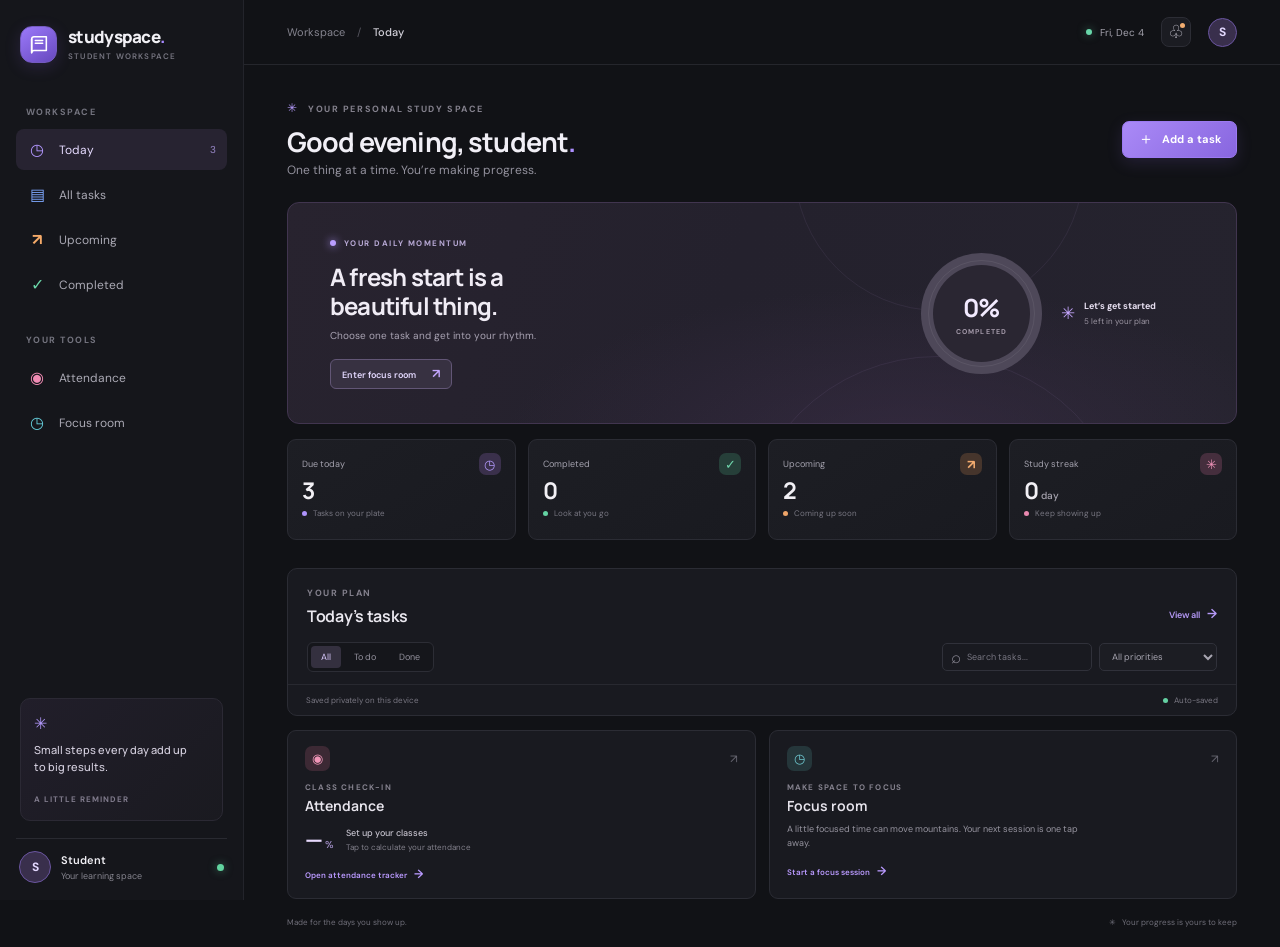
<file: index.html>
<!doctype html>
<html lang="en">
<head>
  <meta charset="utf-8">
  
  <meta name="viewport" content="width=device-width, initial-scale=1">
  <meta name="theme-color" content="#111216">
  <meta name="description" content="A calm, focused workspace for student tasks, attendance, revision and study time.">
  <title>Studyspace — your study day, in focus</title>
  <link rel="preconnect" href="https://fonts.googleapis.com">
  <link rel="preconnect" href="https://fonts.gstatic.com" crossorigin>
  <link href="https://fonts.googleapis.com/css2?family=DM+Sans:wght@400;500;600;700&family=Manrope:wght@400;500;600;700;800&display=swap" rel="stylesheet">
  <link rel="stylesheet" href="style.CSS">
</head>
<body>
    
  <div class="app-shell">
    <aside class="sidebar" id="sidebar">
      <a class="brand" href="#home" aria-label="Studyspace home">
        <span class="brand-mark"><svg viewBox="0 0 24 24" aria-hidden="true"><path d="M4 5.5A2.5 2.5 0 0 1 6.5 3H20v15H6.5A2.5 2.5 0 0 0 4 20.5z"/><path d="M4 5.5v15M8 7h8M8 10h8"/></svg></span>
        <span class="brand-name">studyspace<span>.</span><small>STUDENT WORKSPACE</small></span>
      </a>

      <div class="nav-label">WORKSPACE</div>
      <nav class="side-nav" aria-label="Main navigation">
        <button class="nav-item active" data-view="today"><span class="nav-icon violet">◷</span>Today<span class="nav-count" id="navTodayCount">0</span></button>
        <button class="nav-item" data-view="all"><span class="nav-icon blue">▤</span>All tasks</button>
        <button class="nav-item" data-view="upcoming"><span class="nav-icon orange">↗</span>Upcoming</button>
        <button class="nav-item" data-view="completed"><span class="nav-icon green">✓</span>Completed</button>
      </nav>

      <div class="nav-label tools-label">YOUR TOOLS</div>
      <nav class="side-nav" aria-label="Study tools">
        <button class="nav-item" data-view="attendance"><span class="nav-icon pink">◉</span>Attendance</button>
        <button class="nav-item" data-view="focus"><span class="nav-icon cyan">◷</span>Focus room</button>
      </nav>

      <div class="sidebar-spacer"></div>
      <div class="sidebar-quote">
        <span class="quote-stars">✳</span>
        <p>Small steps every day add up to big results.</p>
        <span class="quote-caption">A LITTLE REMINDER</span>
      </div>
      <div class="profile">
        <div class="avatar">S</div>
        <div class="profile-text"><strong>Student</strong><span>Your learning space</span></div>
        <span class="profile-dot" title="Saved on this device"></span>
      </div>
    </aside>

    <main class="main-area">
      <header class="topbar">
        <button class="mobile-menu" id="mobileMenu" aria-label="Toggle navigation" aria-expanded="false">☰</button>
        <div class="breadcrumb">Workspace <span>/</span> <strong id="breadcrumbPage">Today</strong></div>
        <div class="topbar-actions">
          <div class="live-date"><span class="live-dot"></span><span id="topDate">Today</span></div>
          <button class="icon-button notification-button" id="notificationButton" aria-label="Enable study reminders" title="Enable study reminders">♧<i></i></button>
          <button class="top-avatar" aria-label="Student profile">S</button>
        </div>
      </header>

      <div class="content">
        <section class="view-section" id="tasksView">
          <div class="welcome-row">
            <div>
              <div class="eyebrow"><span class="sparkle">✳</span> YOUR PERSONAL STUDY SPACE</div>
              <h1 id="greeting">Good day, student<span class="heading-period">.</span></h1>
              <p class="welcome-copy">One thing at a time. You’re making progress.</p>
            </div>
            <button class="primary-button" id="addTaskButton"><span class="plus">＋</span> Add a task</button>
          </div>

          <section class="hero-card" aria-label="Daily progress">
            <div class="hero-copy">
              <div class="hero-label"><span class="hero-label-dot"></span> YOUR DAILY MOMENTUM</div>
              <h2 id="heroHeadline">A fresh start is a<br>beautiful thing.</h2>
              <p id="heroDescription">Choose one task and get into your rhythm.</p>
              <button class="hero-button" id="heroFocusButton">Enter focus room <span>↗</span></button>
            </div>
            <div class="hero-progress">
              <div class="progress-orbit" id="progressOrbit">
                <div class="orbit-inner"><span class="orbit-value" id="progressPercent">0%</span><span class="orbit-caption">COMPLETED</span></div>
              </div>
              <div class="progress-note"><span class="progress-sparkle">✳</span><span><strong id="progressSummary">Let’s get started</strong><small id="progressSubtext">Your goals are waiting</small></span></div>
            </div>
            <div class="hero-decoration decor-one"></div><div class="hero-decoration decor-two"></div>
          </section>

          <section class="stats-grid" aria-label="Study statistics">
            <article class="stat-card"><div class="stat-top"><span>Due today</span><span class="stat-icon stat-violet">◷</span></div><div class="stat-number" id="statToday">0</div><div class="stat-foot"><span class="stat-dot dot-violet"></span>Tasks on your plate</div></article>
            <article class="stat-card"><div class="stat-top"><span>Completed</span><span class="stat-icon stat-green">✓</span></div><div class="stat-number" id="statCompleted">0</div><div class="stat-foot"><span class="stat-dot dot-green"></span>Look at you go</div></article>
            <article class="stat-card"><div class="stat-top"><span>Upcoming</span><span class="stat-icon stat-orange">↗</span></div><div class="stat-number" id="statUpcoming">0</div><div class="stat-foot"><span class="stat-dot dot-orange"></span>Coming up soon</div></article>
            <article class="stat-card"><div class="stat-top"><span>Study streak</span><span class="stat-icon stat-pink">✳</span></div><div class="stat-number"><span id="statStreak">1</span><small class="streak-unit"> day</small></div><div class="stat-foot"><span class="stat-dot dot-pink"></span>Keep showing up</div></article>
          </section>

          <section class="task-panel">
            <div class="panel-heading">
              <div><div class="section-kicker">YOUR PLAN</div><h2 id="taskListHeading">Today’s tasks <span class="heading-count" id="taskHeadingCount">0</span></h2></div>
              <button class="text-button" id="viewAllButton">View all <span>→</span></button>
            </div>
            <div class="task-controls">
              <div class="filter-tabs" role="group" aria-label="Filter tasks">
                <button class="filter-tab selected" data-filter="all">All</button>
                <button class="filter-tab" data-filter="active">To do</button>
                <button class="filter-tab" data-filter="completed">Done</button>
              </div>
              <div class="task-control-right">
                <label class="search-box"><span>⌕</span><input id="taskSearch" type="search" placeholder="Search tasks..." aria-label="Search tasks"></label>
                <select class="priority-select" id="priorityFilter" aria-label="Filter by priority"><option value="all">All priorities</option><option value="high">High priority</option><option value="medium">Medium priority</option><option value="low">Low priority</option></select>
              </div>
            </div>
            <div class="task-list" id="taskList" aria-live="polite"></div>
            <div class="empty-state" id="emptyState" hidden><span class="empty-icon">✳</span><strong id="emptyTitle">Nothing on your list</strong><p id="emptyMessage">A clear list, a clear mind. Add your next task when you’re ready.</p><button class="text-button" id="emptyAddButton">Create a task <span>＋</span></button></div>
            <div class="task-footer"><span id="taskFooterText">Saved privately on this device</span><span class="save-indicator"><i></i> Auto-saved</span></div>
          </section>

          <section class="bottom-grid">
            <article class="mini-card attendance-mini">
              <div class="mini-card-heading"><span class="mini-icon mini-pink">◉</span><span class="mini-open" aria-hidden="true">↗</span></div>
              <div class="mini-overline">CLASS CHECK-IN</div><h3>Attendance</h3>
              <div class="attendance-mini-content"><div class="mini-attend-number" id="miniAttendancePercent">—<small>%</small></div><div class="mini-attend-copy"><strong id="miniAttendanceClasses">Set up your classes</strong><span>Tap to calculate your attendance</span></div></div>
              <button class="mini-link" data-view="attendance">Open attendance tracker <span>→</span></button>
            </article>
            <article class="mini-card focus-mini">
              <div class="mini-card-heading"><span class="mini-icon mini-cyan">◷</span><span class="mini-open" aria-hidden="true">↗</span></div>
              <div class="mini-overline">MAKE SPACE TO FOCUS</div><h3>Focus room</h3>
              <p class="focus-mini-copy">A little focused time can move mountains. Your next session is one tap away.</p>
              <button class="mini-link" data-view="focus">Start a focus session <span>→</span></button>
            </article>
          </section>
          <footer class="page-footer"><span>Made for the days you show up.</span><span>✳ &nbsp; Your progress is yours to keep</span></footer>
        </section>

        <section class="view-section secondary-view" id="attendanceView" hidden>
          <div class="welcome-row secondary-welcome"><div><div class="eyebrow"><span class="sparkle">✳</span> KEEP YOURSELF ON TRACK</div><h1>Your attendance<span class="heading-period">.</span></h1><p class="welcome-copy">Know where you stand, and how many classes you need to attend.</p></div></div>
          <div class="attendance-layout">
            <section class="attendance-card">
              <div class="section-kicker">ATTENDANCE CALCULATOR</div><h2>Class check-in</h2><p class="card-description">Add up classes held and attended to see your current percentage and plan ahead.</p>
              <form id="attendanceForm" class="attendance-form">
                <label>Subject name<input id="attendanceSubject" type="text" maxlength="50" placeholder="e.g. Big Data Analytics"></label>
                <div class="attendance-input-row"><label>Classes held<input id="classesHeld" type="number" min="0" step="1" value="0" required></label><label>Classes attended<input id="classesAttended" type="number" min="0" step="1" value="0" required></label></div>
                <label>Required attendance <span class="label-hint">Most colleges require 75%</span><div class="percentage-input"><input id="requiredPercent" type="number" min="1" max="100" step="1" value="75" required><span>%</span></div></label>
                <button class="primary-button attendance-submit" type="submit">Calculate attendance <span>→</span></button>
                <p class="form-error" id="attendanceError" role="alert" hidden></p>
              </form>
            </section>
            <section class="attendance-result" id="attendanceResult">
              <div class="result-orbit" id="attendanceOrbit"><div><strong id="attendancePercent">—%</strong><span>ATTENDANCE</span></div></div>
              <div class="result-subject" id="resultSubject">Your attendance snapshot</div>
              <div class="result-status" id="attendanceStatus">Enter your class totals to get started.</div>
              <div class="result-divider"></div>
              <div class="result-metrics"><div><span>Classes attended</span><strong id="resultAttended">—</strong></div><div><span>Classes missed</span><strong id="resultMissed">—</strong></div></div>
              <div class="result-advice" id="attendanceAdvice">We’ll show how many classes you need to attend to reach your target.</div>
              <div class="result-disclaimer">A planning estimate only. Always confirm requirements with your institution.</div>
            </section>
          </div>
          <div class="attendance-tip"><span class="tip-icon">✳</span><div><strong>Consistency beats cramming.</strong><p>Set a recurring task for each class and check it off when you attend. Your future self will thank you.</p></div><button class="text-button" id="attendanceAddTask">Add a class task <span>＋</span></button></div>
          <footer class="page-footer"><span>Made for the days you show up.</span><span>✳ &nbsp; Your progress is yours to keep</span></footer>
        </section>

        <section class="view-section secondary-view" id="focusView" hidden>
          <div class="welcome-row secondary-welcome"><div><div class="eyebrow"><span class="sparkle">✳</span> ONE THING AT A TIME</div><h1>Welcome to your<br>focus room<span class="heading-period">.</span></h1><p class="welcome-copy">Give yourself a little space to do your best work.</p></div></div>
          <div class="focus-layout">
            <section class="focus-card">
              <div class="focus-card-top"><span class="focus-live"><i></i> YOUR FOCUS SESSION</span><span class="focus-session-label" id="focusSessionLabel">POMODORO · 25 MIN</span></div>
              <div class="timer-wrap"><svg class="timer-svg" viewBox="0 0 260 260" aria-hidden="true"><circle class="timer-track" cx="130" cy="130" r="118"></circle><circle class="timer-progress" id="timerProgress" cx="130" cy="130" r="118"></circle></svg><div class="timer-face"><span id="timerMode">FOCUS TIME</span><strong id="timerDisplay">25:00</strong><small id="timerHint">You’ve got this.</small></div></div>
              <div class="timer-modes"><button class="mode-button selected" data-minutes="25" data-mode="focus">Focus · 25</button><button class="mode-button" data-minutes="5" data-mode="break">Short break · 5</button><button class="mode-button" data-minutes="15" data-mode="break">Long break · 15</button></div>
              <div class="timer-actions"><button class="primary-button" id="timerStart">Start focusing <span>→</span></button><button class="reset-button" id="timerReset" aria-label="Reset timer" title="Reset timer">↺</button></div>
              <p class="session-complete" id="sessionComplete" role="status" hidden>Session complete! Take a breath and celebrate your progress.</p>
            </section>
            <aside class="focus-side">
              <div class="focus-note-card"><div class="note-icon">✳</div><div class="section-kicker">A NOTE TO YOURSELF</div><h3>Make this time count.</h3><p>Pick one thing. Put distractions aside. You don’t need to do it all at once.</p></div>
              <div class="focus-note-card focus-stats"><div class="section-kicker">YOUR DAY SO FAR</div><div class="focus-stat"><span>Tasks completed</span><strong id="focusCompleted">0</strong></div><div class="focus-stat"><span>Focus sessions</span><strong id="focusSessions">0</strong></div><button class="text-button" data-view="today">Back to today <span>→</span></button></div>
            </aside>
          </div>
          <footer class="page-footer"><span>Made for the days you show up.</span><span>✳ &nbsp; Your progress is yours to keep</span></footer>
        </section>
      </div>
    </main>
  </div>

  <dialog class="task-dialog" id="taskDialog" aria-labelledby="dialogTitle">
    <form id="taskForm">
      <div class="dialog-heading"><div><div class="section-kicker">MAKE A LITTLE PLAN</div><h2 id="dialogTitle">Add a task</h2></div><button class="dialog-close" id="closeDialog" type="button" aria-label="Close dialog">×</button></div>
      <label class="dialog-field">Task title<input id="taskTitle" name="title" type="text" maxlength="100" placeholder="e.g. Revise data structures" required></label>
      <label class="dialog-field">A few details <span class="optional-label">OPTIONAL</span><textarea id="taskDescription" name="description" maxlength="500" rows="3" placeholder="Add a note, chapter, or reminder..."></textarea></label>
      <div class="dialog-two-col"><label class="dialog-field">Due date<input id="taskDueDate" name="dueDate" type="date" required></label><label class="dialog-field">Due time <span class="optional-label">OPTIONAL</span><input id="taskDueTime" name="dueTime" type="time"></label></div>
      <div class="dialog-two-col"><label class="dialog-field">Subject / type<select id="taskCategory" name="category"><option>Big Data Analytics</option><option>HCL Classes</option><option>Notes Revision</option><option>Reading</option><option>Assignment</option><option>Other</option></select></label><label class="dialog-field">Priority<select id="taskPriority" name="priority"><option value="medium">Medium</option><option value="high">High</option><option value="low">Low</option></select></label></div>
      <label class="reminder-toggle"><input id="taskReminder" type="checkbox"><span class="toggle-track"></span><span><strong>Remind me about this task</strong><small>Show a browser reminder at the due time while this page is open.</small></span></label>
      <div class="dialog-actions"><button class="cancel-button" id="cancelDialog" type="button">Cancel</button><button class="primary-button" id="saveTaskButton" type="submit">Add task <span>→</span></button></div>
    </form>
  </dialog>
  <div class="toast" id="toast" role="status" aria-live="polite"></div>
  <script src="app.js"></script>
</body>
</html>
</file>
<file: style.CSS>
:root {
  color-scheme: dark;
  --bg: #111216;
  --surface: #191a20;
  --surface-raised: #1e1f26;
  --surface-hover: #24252d;
  --line: #292a32;
  --text: #f1f0f5;
  --muted: #898995;
  --soft: #b7b6c1;
  --violet: #a88aff;
  --green: #65d6aa;
  --orange: #f3ad70;
  --pink: #f28cb7;
  --cyan: #67cedb;
  font-family: "DM Sans", sans-serif;
  background: var(--bg);
  color: var(--text);
  font-synthesis: none;
  text-rendering: optimizeLegibility;
}

* { box-sizing: border-box; }
body { min-width: 320px; min-height: 100vh; margin: 0; background: var(--bg); }
button, input, textarea, select { font: inherit; }
button { color: inherit; }
button:focus-visible, input:focus-visible, textarea:focus-visible, select:focus-visible, a:focus-visible { outline: 2px solid var(--violet); outline-offset: 3px; }
button:disabled { cursor: not-allowed; opacity: .55; }
[hidden] { display: none !important; }

.app-shell { min-height: 100vh; }
.sidebar { width: 244px; position: fixed; inset: 0 auto 0 0; display: flex; flex-direction: column; padding: 26px 16px 17px; background: #15161b; border-right: 1px solid #23242b; z-index: 5; }
.brand { display: flex; align-items: center; gap: 11px; margin: 0 4px 43px; text-decoration: none; color: inherit; }
.brand-mark { display: grid; place-items: center; width: 37px; height: 37px; border: 1px solid #745ac0; border-radius: 12px; background: linear-gradient(145deg,#9b79fa,#6749be); box-shadow: 0 4px 16px #8361d82e; }
.brand-mark svg { width: 22px; fill: none; stroke: white; stroke-width: 1.7; stroke-linecap: round; stroke-linejoin: round; }
.brand-name { font-family: Manrope,sans-serif; font-weight: 800; font-size: 17px; letter-spacing: -.7px; line-height: 1.05; }
.brand-name > span { color: var(--violet); }
.brand-name small { display: block; margin-top: 5px; color: #767580; font: 600 8px "DM Sans",sans-serif; letter-spacing: 1.2px; }
.nav-label { margin: 0 10px 11px; color: #74747f; font-size: 9px; font-weight: 700; letter-spacing: 1.45px; }
.tools-label { margin-top: 29px; }
.side-nav { display: grid; gap: 4px; }
.nav-item { display: flex; align-items: center; gap: 12px; width: 100%; min-height: 41px; padding: 0 11px; text-align: left; border: 0; border-radius: 8px; color: #aaa9b4; background: transparent; cursor: pointer; font-size: 12px; transition: background .18s,color .18s; }
.nav-item:hover { background: #202127; color: #f0eff4; }
.nav-item.active { background: #272331; color: #e6dbff; }
.nav-icon { width: 20px; text-align: center; font-size: 16px; font-weight: 700; }
.violet { color: #b397ff; }.blue { color: #7ea8ff; }.orange { color: #f5aa69; }.green { color: #6bd8aa; }.pink { color: #f18bb4; }.cyan { color: #65cedb; }
.nav-count { margin-left: auto; color: #9a89ca; font-size: 10px; }
.sidebar-spacer { flex: 1; }
.sidebar-quote { margin: 0 4px 17px; padding: 14px 13px 13px; border: 1px solid #2b2934; border-radius: 10px; background: linear-gradient(135deg,#211e2a,#1a1a20); }
.quote-stars { color: #b198fa; font-size: 16px; }
.sidebar-quote p { max-width: 160px; margin: 7px 0 11px; color: #d6d1e0; font: 500 11px/1.55 Manrope,sans-serif; }
.quote-caption { color: #817c8d; font-size: 8px; font-weight: 700; letter-spacing: 1px; }
.profile { display: flex; align-items: center; gap: 10px; padding: 12px 3px 0; border-top: 1px solid #292a31; }
.avatar,.top-avatar { display: grid; place-items: center; flex: 0 0 auto; width: 32px; height: 32px; border: 1px solid #6a55a0; border-radius: 50%; color: #e4d9ff; background: #392f4c; font-size: 12px; font-weight: 700; }
.profile-text { display: grid; gap: 3px; }.profile-text strong { font-size: 11px; font-weight: 600; }.profile-text span { color: #85848e; font-size: 9px; }
.profile-dot { width: 7px; height: 7px; margin-left: auto; border-radius: 50%; background: #61d49f; box-shadow: 0 0 9px #61d49f80; }

.main-area { min-height: 100vh; margin-left: 244px; }
.topbar { height: 65px; display: flex; align-items: center; justify-content: space-between; padding: 0 43px; border-bottom: 1px solid #25262c; }
.breadcrumb { color: #85848f; font-size: 11px; }.breadcrumb span { padding: 0 9px; color: #55545e; }.breadcrumb strong { color: #d2d0d9; font-weight: 500; }
.topbar-actions { display: flex; align-items: center; gap: 17px; }
.live-date { display: flex; align-items: center; gap: 8px; color: #a4a2ad; font-size: 10px; }
.live-dot { width: 6px; height: 6px; border-radius: 50%; background: #68d6a9; box-shadow: 0 0 9px #68d6a980; }
.icon-button { position: relative; width: 30px; height: 30px; border: 1px solid #2c2d35; border-radius: 8px; background: #1b1c22; color: #c0bec9; font-size: 18px; cursor: pointer; }
.notification-button i { position: absolute; top: 5px; right: 5px; width: 5px; height: 5px; border-radius: 50%; background: var(--orange); }
.notification-button.enabled i { background: var(--green); }
.top-avatar { width: 29px; height: 29px; background: #392f4c; cursor: default; }
.mobile-menu { display: none; }
.content { width: min(100%, 1170px); margin: 0 auto; padding: 35px 43px 18px; }
.welcome-row { display: flex; align-items: center; justify-content: space-between; gap: 15px; margin-bottom: 24px; }
.eyebrow,.section-kicker { color: #84818d; font-size: 9px; font-weight: 700; letter-spacing: 1.55px; }
.sparkle { color: #b59afa; padding-right: 6px; font-size: 12px; }
h1,h2,h3,p { margin-top: 0; }
h1 { margin: 10px 0 4px; color: #f1eff6; font: 700 27px/1.2 Manrope,sans-serif; letter-spacing: -.85px; }
.heading-period { color: #ad8fff; }
.welcome-copy { margin: 0; color: #93919d; font-size: 12px; }
.primary-button { min-height: 37px; display: inline-flex; align-items: center; justify-content: center; gap: 8px; padding: 0 15px; border: 1px solid #9c7af1; border-radius: 7px; background: linear-gradient(135deg,#aa8af7,#8866df); color: #fff; box-shadow: 0 5px 16px #8d6ce426; cursor: pointer; font-size: 11px; font-weight: 700; transition: filter .18s,transform .18s; }
.primary-button:hover { filter: brightness(1.1); transform: translateY(-1px); }.plus { font-size: 16px; font-weight: 400; }
.hero-card { position: relative; min-height: 222px; display: flex; justify-content: space-between; align-items: center; overflow: hidden; padding: 27px 42px; border: 1px solid #41354f; border-radius: 12px; background: radial-gradient(ellipse at 65% 110%,#3e2f4b8c 0%,transparent 46%),linear-gradient(110deg,#28232f 0%,#24212d 46%,#25232e 100%); }
.hero-copy,.hero-progress { position: relative; z-index: 2; }
.hero-label { display: flex; align-items: center; gap: 8px; color: #b8a9d5; font-size: 8px; font-weight: 700; letter-spacing: 1.45px; }
.hero-label-dot { width: 6px; height: 6px; border-radius: 50%; background: #ba9eff; box-shadow: 0 0 9px #b296ff; }
.hero-card h2 { margin: 14px 0 8px; color: #f0ecf5; font: 700 24px/1.22 Manrope,sans-serif; letter-spacing: -.8px; }
.hero-card p { margin: 0 0 17px; color: #a9a3b3; font-size: 10px; }
.hero-button { min-height: 30px; padding: 0 11px; border: 1px solid #625676; border-radius: 6px; background: #373141; color: #e4d9ff; cursor: pointer; font-size: 9px; font-weight: 600; }
.hero-button span { padding-left: 14px; color: #c5a8ff; font-size: 13px; }
.hero-progress { display: flex; align-items: center; gap: 19px; margin-right: 16px; }
.progress-orbit,.result-orbit { width: 121px; height: 121px; display: grid; place-items: center; border-radius: 50%; background: conic-gradient(#b49aff 0deg,#765da7 0deg,#4e4859 0deg,#4e4859 360deg); position: relative; }
.progress-orbit::before,.result-orbit::before { position: absolute; inset: 7px; border: 1px solid #ffffff12; border-radius: 50%; content: ""; }
.orbit-inner { width: 97px; height: 97px; display: flex; flex-direction: column; align-items: center; justify-content: center; border-radius: 50%; background: #2a2632; }
.orbit-value { color: #f2eaff; font: 700 25px Manrope,sans-serif; letter-spacing: -1px; }.orbit-caption { margin-top: 2px; color: #a49aaa; font-size: 7px; font-weight: 700; letter-spacing: 1.1px; }
.progress-note { display: flex; align-items: center; gap: 9px; min-width: 117px; }.progress-sparkle { color: #c6a7ff; font-size: 17px; }.progress-note span:last-child { display: grid; gap: 4px; }.progress-note strong { color: #e8e0f2; font-size: 9px; }.progress-note small { color: #9b95a2; font-size: 8px; }
.hero-decoration { position: absolute; border: 1px solid #b39bda16; border-radius: 50%; }.decor-one { width: 290px; height: 290px; right: 16%; top: -182px; }.decor-two { width: 390px; height: 390px; right: 11%; bottom: -323px; }
.stats-grid { display: grid; grid-template-columns: repeat(4,minmax(0,1fr)); gap: 12px; margin: 15px 0 28px; }
.stat-card { min-height: 101px; padding: 13px 14px 11px; border: 1px solid #2b2c34; border-radius: 9px; background: linear-gradient(145deg,#1d1e24,#191a20); }
.stat-top { display: flex; align-items: center; justify-content: space-between; color: #a3a1ad; font-size: 9px; }
.stat-icon { display: grid; place-items: center; width: 22px; height: 22px; border-radius: 7px; font-size: 13px; font-weight: 700; }.stat-violet { background: #3a304b; color: #b59bff; }.stat-green { background: #263f39; color: #70d6ac; }.stat-orange { background: #46352c; color: #f4ac70; }.stat-pink { background: #452e3d; color: #f093b9; }
.stat-number { margin-top: 3px; color: #f2f0f5; font: 700 23px/1.12 Manrope,sans-serif; letter-spacing: -.7px; }.streak-unit { color: #a9a6b1; font: 500 10px "DM Sans",sans-serif; letter-spacing: 0; }
.stat-foot { display: flex; align-items: center; gap: 6px; margin-top: 4px; color: #777681; font-size: 8px; }.stat-dot { width: 5px; height: 5px; border-radius: 50%; }.dot-violet { background: #ae93fb; }.dot-green { background: #64d3a3; }.dot-orange { background: #efa569; }.dot-pink { background: #e988af; }
.task-panel { overflow: hidden; border: 1px solid #2b2c34; border-radius: 10px; background: #191a20; }
.panel-heading { display: flex; justify-content: space-between; align-items: end; padding: 18px 19px 15px; }
.panel-heading h2,.attendance-card h2 { margin: 6px 0 0; color: #eae8ef; font: 650 16px Manrope,sans-serif; letter-spacing: -.3px; }
.heading-count { margin-left: 5px; color: #8c8996; font: 500 10px "DM Sans",sans-serif; }
.text-button { padding: 5px 0; border: 0; background: transparent; color: #b69af8; cursor: pointer; font-size: 9px; font-weight: 600; }.text-button span { padding-left: 5px; font-size: 13px; }
.task-controls { display: flex; justify-content: space-between; align-items: center; gap: 10px; padding: 0 19px 12px; }
.filter-tabs { display: flex; gap: 3px; padding: 3px; border: 1px solid #2c2d35; border-radius: 6px; background: #15161b; }.filter-tab { padding: 5px 10px; border: 0; border-radius: 4px; background: transparent; color: #92909c; cursor: pointer; font-size: 9px; }.filter-tab.selected { background: #34303f; color: #d8c8fb; }
.task-control-right { display: flex; gap: 7px; }.search-box { display: flex; align-items: center; gap: 6px; height: 28px; padding: 0 8px; border: 1px solid #30313a; border-radius: 5px; color: #888692; }.search-box span { font-size: 17px; line-height: 1; }.search-box input { width: 116px; padding: 0; border: 0; outline: 0; color: #e0dee7; background: transparent; font-size: 9px; }.search-box input::placeholder { color: #777681; }.search-box:focus-within { border-color: #7d68aa; }
.priority-select { height: 28px; padding: 0 21px 0 8px; border: 1px solid #30313a; border-radius: 5px; color: #a7a5b0; background: #1c1d23; font-size: 9px; }
.task-list { display: grid; }
.task-row { display: grid; grid-template-columns: 18px minmax(0,1fr) auto 24px 24px; align-items: center; gap: 11px; min-height: 63px; padding: 9px 18px; border-top: 1px solid #282930; transition: background .17s; }.task-row:hover { background: #1e1f26; }.task-row.is-completed .task-title { color: #878590; text-decoration: line-through; }.task-row.is-completed .task-description { color: #6f6e78; }
.task-check { appearance: none; width: 16px; height: 16px; margin: 0; border: 1px solid #5b5669; border-radius: 5px; background: #202027; cursor: pointer; }.task-check:checked { display: grid; place-items: center; border-color: #8b72dd; background: #8b72dd; }.task-check:checked::after { color: white; content: "✓"; font-size: 11px; line-height: 14px; }
.task-main { min-width: 0; }.task-title-line { display: flex; align-items: center; gap: 7px; min-width: 0; }.task-title { overflow: hidden; color: #e0dee7; font-size: 10px; font-weight: 600; text-overflow: ellipsis; white-space: nowrap; }.task-description { overflow: hidden; margin-top: 4px; color: #85838f; font-size: 8px; text-overflow: ellipsis; white-space: nowrap; }
.category-tag { flex: 0 0 auto; padding: 3px 6px; border-radius: 4px; color: #b9a4eb; background: #302a3c; font-size: 7px; font-weight: 600; }.category-tag.cat-orange { color: #f0b17c; background: #3b3029; }.category-tag.cat-cyan { color: #75c9d1; background: #253538; }.category-tag.cat-pink { color: #e799b3; background: #3d2a35; }.category-tag.cat-green { color: #8ac9a9; background: #27382f; }
.task-meta { display: grid; justify-items: end; gap: 5px; color: #8b8994; font-size: 8px; white-space: nowrap; }.task-due.overdue { color: #f08f92; }.task-due.due-today { color: #ddb27f; }
.priority-badge { padding: 3px 6px; border-radius: 4px; font-size: 7px; font-weight: 600; }.priority-high { color: #f098a2; background: #422a30; }.priority-medium { color: #e7b979; background: #3b3326; }.priority-low { color: #78c9a3; background: #28382f; }
.row-action { width: 25px; height: 25px; display: grid; place-items: center; border: 0; border-radius: 5px; color: #85838f; background: transparent; cursor: pointer; font-size: 13px; }.row-action:hover { color: #ddd6ee; background: #30303a; }.delete-action:hover { color: #f19ca2; background: #3e282d; }
.empty-state { display: grid; justify-items: center; padding: 30px 15px; border-top: 1px solid #282930; text-align: center; }.empty-icon { display: grid; place-items: center; width: 35px; height: 35px; margin-bottom: 9px; border-radius: 11px; color: #b69af8; background: #312a40; font-size: 18px; }.empty-state strong { color: #dedbe6; font: 600 12px Manrope,sans-serif; }.empty-state p { max-width: 290px; margin: 6px 0 5px; color: #898793; font-size: 9px; line-height: 1.6; }
.task-footer { display: flex; justify-content: space-between; padding: 10px 18px; border-top: 1px solid #282930; color: #797782; font-size: 8px; }.save-indicator { display: flex; align-items: center; gap: 6px; }.save-indicator i { width: 5px; height: 5px; border-radius: 50%; background: #64d0a2; }
.bottom-grid { display: grid; grid-template-columns: 1fr 1fr; gap: 13px; margin-top: 14px; }.mini-card { position: relative; min-height: 154px; padding: 15px 17px; border: 1px solid #2b2c34; border-radius: 9px; background: #191a20; }.mini-card-heading { display: flex; justify-content: space-between; align-items: center; }.mini-icon { display: grid; place-items: center; width: 25px; height: 25px; border-radius: 7px; font-size: 13px; }.mini-pink { color: #f196b8; background: #3c2934; }.mini-cyan { color: #71cdd5; background: #25363a; }.mini-open { color: #666570; font-size: 12px; }.mini-overline { margin-top: 11px; color: #85828e; font-size: 8px; font-weight: 700; letter-spacing: 1.2px; }.mini-card h3 { margin: 4px 0 8px; color: #e7e4ec; font: 650 14px Manrope,sans-serif; }.attendance-mini-content { display: flex; align-items: center; gap: 12px; }.mini-attend-number { color: #e8dafe; font: 700 23px Manrope,sans-serif; }.mini-attend-number small { padding-left: 2px; color: #aa96d2; font: 500 10px "DM Sans",sans-serif; }.mini-attend-copy { display: grid; gap: 3px; }.mini-attend-copy strong { color: #c6c3ce; font-size: 9px; font-weight: 500; }.mini-attend-copy span { color: #82808b; font-size: 8px; }.mini-link { margin-top: 11px; padding: 0; border: 0; color: #ba9aff; background: transparent; cursor: pointer; font-size: 8px; font-weight: 600; }.mini-link span { padding-left: 5px; font-size: 12px; }
.focus-mini-copy { max-width: 310px; margin: 0; color: #96949f; font-size: 9px; line-height: 1.5; }.focus-mini .mini-link { margin-top: 13px; }
.page-footer { display: flex; justify-content: space-between; padding: 18px 0 2px; color: #6f6e79; font-size: 8px; }

.secondary-welcome { margin-bottom: 26px; }
.attendance-layout { display: grid; grid-template-columns: 1fr .92fr; gap: 16px; }
.attendance-card,.attendance-result { padding: 22px 23px; border: 1px solid #2b2c34; border-radius: 10px; background: #191a20; }
.attendance-card h2 { margin-top: 8px; font-size: 19px; }.card-description { max-width: 440px; margin: 8px 0 22px; color: #918f9a; font-size: 10px; line-height: 1.6; }
.attendance-form { display: grid; gap: 13px; }.attendance-form label,.dialog-field { display: grid; gap: 6px; color: #c7c4cf; font-size: 9px; font-weight: 600; }
.attendance-form input,.dialog-field input,.dialog-field select,.dialog-field textarea { width: 100%; min-height: 36px; padding: 0 10px; border: 1px solid #34353e; border-radius: 6px; color: #e4e1ea; background: #15161b; font-size: 10px; }
.attendance-form input::placeholder,.dialog-field input::placeholder,.dialog-field textarea::placeholder { color: #71707a; }
.attendance-input-row { display: grid; grid-template-columns: 1fr 1fr; gap: 11px; }.label-hint { margin-left: 5px; color: #777580; font-size: 8px; font-weight: 400; }
.percentage-input { position: relative; }.percentage-input input { padding-right: 28px; }.percentage-input span { position: absolute; top: 10px; right: 11px; color: #aaa6b3; font-size: 10px; }
.attendance-submit { width: 100%; margin-top: 3px; }.attendance-submit span { padding-left: 8px; }
.form-error { margin: -5px 0 0; color: #f19ba1; font-size: 9px; }
.attendance-result { display: flex; align-items: center; flex-direction: column; justify-content: center; text-align: center; background: radial-gradient(ellipse at 50% 12%,#302638 0%,#1b1a21 42%); }
.result-orbit { width: 133px; height: 133px; margin-bottom: 13px; background: conic-gradient(#ba98ff 0deg,#55445f 0deg,#37323e 0deg,#37323e 360deg); }.result-orbit > div { width: 108px; height: 108px; display: flex; align-items: center; justify-content: center; flex-direction: column; border-radius: 50%; background: #211e27; }.result-orbit strong { color: #eee4fb; font: 700 25px Manrope,sans-serif; }.result-orbit span { margin-top: 3px; color: #a59ba9; font-size: 7px; font-weight: 700; letter-spacing: 1px; }
.result-subject { color: #d9d4e0; font: 650 13px Manrope,sans-serif; }.result-status { margin-top: 5px; color: #a6a1ae; font-size: 9px; }.result-status.status-good { color: #79d5ac; }.result-status.status-low { color: #f1b276; }
.result-divider { width: 100%; height: 1px; margin: 17px 0 12px; background: #30303a; }.result-metrics { width: 100%; display: grid; grid-template-columns: 1fr 1fr; text-align: left; }.result-metrics > div { display: grid; gap: 4px; }.result-metrics > div + div { padding-left: 15px; border-left: 1px solid #33323b; }.result-metrics span { color: #85828e; font-size: 8px; }.result-metrics strong { color: #dedbe4; font: 600 15px Manrope,sans-serif; }
.result-advice { width: 100%; margin-top: 14px; padding: 10px 11px; border: 1px solid #393044; border-radius: 6px; color: #c7b7e3; background: #282331; font-size: 9px; line-height: 1.5; text-align: left; }.result-disclaimer { margin-top: 10px; color: #716f7a; font-size: 7px; line-height: 1.4; }
.attendance-tip { display: flex; align-items: center; gap: 13px; margin-top: 15px; padding: 15px 18px; border: 1px solid #2b2c34; border-radius: 9px; background: #191a20; }.tip-icon { color: #b89bff; font-size: 20px; }.attendance-tip strong { color: #dedbe5; font-size: 10px; }.attendance-tip p { margin: 4px 0 0; color: #898793; font-size: 8px; }.attendance-tip .text-button { margin-left: auto; flex: 0 0 auto; }

.focus-layout { display: grid; grid-template-columns: minmax(0,1fr) 255px; gap: 15px; }.focus-card { min-height: 465px; display: flex; align-items: center; flex-direction: column; padding: 20px; border: 1px solid #393047; border-radius: 11px; background: radial-gradient(ellipse at 50% 45%,#32293b 0%,#201e26 50%,#1b1a20 100%); }.focus-card-top { width: 100%; display: flex; justify-content: space-between; }.focus-live { display: flex; align-items: center; gap: 7px; color: #bfb3d0; font-size: 8px; font-weight: 700; letter-spacing: 1px; }.focus-live i { width: 6px; height: 6px; border-radius: 50%; background: #67d5a8; box-shadow: 0 0 8px #67d5a880; }.focus-session-label { color: #86808f; font-size: 8px; letter-spacing: .7px; }
.timer-wrap { position: relative; width: 248px; height: 248px; display: grid; place-items: center; margin: 15px 0 13px; }.timer-svg { position: absolute; inset: 0; width: 100%; height: 100%; transform: rotate(-90deg); }.timer-track,.timer-progress { fill: none; stroke-width: 5; }.timer-track { stroke: #40394b; }.timer-progress { stroke: #b59aff; stroke-linecap: round; stroke-dasharray: 741.4; stroke-dashoffset: 0; transition: stroke-dashoffset .4s linear; filter: drop-shadow(0 0 4px #b59aff55); }.timer-face { display: flex; align-items: center; flex-direction: column; }.timer-face > span { color: #b7a5d0; font-size: 8px; font-weight: 700; letter-spacing: 1.4px; }.timer-face strong { margin: 4px 0; color: #f0eafa; font: 700 47px Manrope,sans-serif; letter-spacing: -2px; font-variant-numeric: tabular-nums; }.timer-face small { color: #9e97a7; font-size: 9px; }
.timer-modes { display: flex; gap: 5px; }.mode-button { padding: 7px 10px; border: 1px solid #36323f; border-radius: 5px; color: #97919f; background: #211f27; cursor: pointer; font-size: 8px; }.mode-button.selected { border-color: #6d588e; color: #ddcaf9; background: #352d40; }
.timer-actions { display: flex; gap: 7px; margin-top: 15px; }.timer-actions .primary-button { min-width: 147px; }.timer-actions .primary-button span { padding-left: 8px; }.reset-button { width: 37px; border: 1px solid #45404e; border-radius: 7px; color: #c0b4d0; background: #26232d; cursor: pointer; font-size: 18px; }.session-complete { margin: 11px 0 0; color: #85d8b2; font-size: 9px; text-align: center; }
.focus-side { display: grid; align-content: start; gap: 13px; }.focus-note-card { padding: 17px; border: 1px solid #2b2c34; border-radius: 9px; background: #191a20; }.note-icon { display: grid; place-items: center; width: 29px; height: 29px; margin-bottom: 16px; border-radius: 8px; color: #c1a7ff; background: #342a43; font-size: 17px; }.focus-note-card h3 { margin: 8px 0; color: #e6e1ed; font: 650 15px Manrope,sans-serif; }.focus-note-card > p { margin: 0; color: #96929e; font-size: 9px; line-height: 1.6; }.focus-stats .section-kicker { margin-bottom: 15px; }.focus-stat { display: flex; justify-content: space-between; padding: 10px 0; border-top: 1px solid #2c2d35; color: #aaa7b2; font-size: 9px; }.focus-stat strong { color: #e7e3ec; font: 600 13px Manrope,sans-serif; }.focus-stats .text-button { margin-top: 6px; }

.task-dialog { width: min(92vw,470px); max-height: 90vh; overflow-y: auto; padding: 0; border: 1px solid #3a3744; border-radius: 12px; color: var(--text); background: #1c1d23; box-shadow: 0 24px 90px #0009; }.task-dialog::backdrop { background: #09090cb8; backdrop-filter: blur(3px); }.task-dialog form { padding: 21px 23px 20px; }.dialog-heading { display: flex; align-items: start; justify-content: space-between; margin-bottom: 19px; }.dialog-heading h2 { margin: 6px 0 0; color: #f0edf5; font: 700 19px Manrope,sans-serif; }.dialog-close { width: 27px; height: 27px; border: 1px solid #34343d; border-radius: 7px; color: #a5a2ae; background: #25262d; cursor: pointer; font-size: 19px; }.dialog-field { margin-bottom: 13px; }.dialog-field select { appearance: auto; }.dialog-field textarea { min-height: 68px; padding: 9px 10px; resize: vertical; }.dialog-field select option { color: #eee; background: #1c1d23; }.dialog-two-col { display: grid; grid-template-columns: 1fr 1fr; gap: 11px; }.optional-label { margin-left: 3px; color: #74717c; font-size: 7px; letter-spacing: .6px; }.reminder-toggle { display: flex; align-items: center; gap: 10px; margin: 4px 0 17px; cursor: pointer; }.reminder-toggle > input { position: absolute; width: 1px; height: 1px; opacity: 0; }.toggle-track { position: relative; flex: 0 0 auto; width: 30px; height: 17px; border-radius: 9px; background: #42414a; transition: background .2s; }.toggle-track::after { position: absolute; top: 3px; left: 3px; width: 11px; height: 11px; border-radius: 50%; background: #d5d2dd; content: ""; transition: transform .2s; }.reminder-toggle input:checked + .toggle-track { background: #8a6ddd; }.reminder-toggle input:checked + .toggle-track::after { transform: translateX(13px); }.reminder-toggle input:focus-visible + .toggle-track { outline: 2px solid var(--violet); outline-offset: 2px; }.reminder-toggle > span:last-child { display: grid; gap: 4px; }.reminder-toggle strong { color: #c8c4d0; font-size: 9px; }.reminder-toggle small { color: #82808b; font-size: 8px; }.dialog-actions { display: flex; justify-content: end; gap: 8px; padding-top: 13px; border-top: 1px solid #303139; }.cancel-button { padding: 0 13px; border: 1px solid #393a43; border-radius: 6px; color: #b0adb9; background: #24252b; cursor: pointer; font-size: 10px; }
.toast { position: fixed; right: 23px; bottom: 22px; z-index: 15; max-width: min(360px,calc(100vw - 32px)); padding: 11px 15px; border: 1px solid #514361; border-radius: 8px; color: #e7def5; background: #292432; box-shadow: 0 8px 30px #0006; font-size: 10px; opacity: 0; transform: translateY(10px); pointer-events: none; transition: opacity .2s,transform .2s; }.toast.visible { opacity: 1; transform: translateY(0); }

@media (min-width: 1450px) { .content { padding-top: 44px; }.hero-card { min-height: 240px; }.stat-card { min-height: 109px; }.task-row { min-height: 67px; } }
@media (max-width: 1100px) { .sidebar { width: 218px; }.main-area { margin-left: 218px; }.content { padding-right: 27px; padding-left: 27px; }.topbar { padding-right: 27px; padding-left: 27px; }.hero-card { padding-right: 27px; padding-left: 27px; }.hero-progress { gap: 12px; margin-right: 0; }.progress-orbit { width: 105px; height: 105px; }.orbit-inner { width: 83px; height: 83px; }.progress-note { min-width: auto; }.stats-grid { gap: 9px; }.stat-card { padding-right: 10px; padding-left: 10px; } }
@media (max-width: 820px) { .sidebar { width: 215px; transform: translateX(-100%); transition: transform .2s ease; box-shadow: 10px 0 30px #0005; }.sidebar.open { transform: translateX(0); }.main-area { margin-left: 0; }.mobile-menu { display: grid; place-items: center; width: 30px; height: 30px; margin-right: 10px; border: 1px solid #2c2d35; border-radius: 6px; color: #d3d0dc; background: #1b1c22; cursor: pointer; }.topbar { justify-content: start; padding: 0 22px; }.topbar-actions { margin-left: auto; }.content { max-width: 760px; padding: 31px 22px 18px; }.attendance-layout { grid-template-columns: 1fr 1fr; gap: 12px; }.attendance-card,.attendance-result { padding: 18px; }.focus-layout { grid-template-columns: minmax(0,1fr) 225px; }.task-row { gap: 8px; padding-right: 12px; padding-left: 12px; } }
@media (max-width: 600px) { .topbar { height: 56px; padding: 0 14px; }.breadcrumb { font-size: 10px; }.topbar-actions { gap: 9px; }.live-date { display: none; }.content { padding: 24px 14px 16px; }.welcome-row { align-items: start; margin-bottom: 17px; }.welcome-row h1 { font-size: 23px; }.welcome-copy { max-width: 250px; font-size: 10px; line-height: 1.5; }.welcome-row > .primary-button { min-height: 33px; margin-top: 7px; padding: 0 10px; font-size: 9px; }.hero-card { min-height: 192px; padding: 21px 17px; }.hero-card h2 { font-size: 20px; }.hero-card p { max-width: 205px; font-size: 9px; line-height: 1.45; }.hero-progress { align-self: end; flex-direction: column; gap: 5px; margin-bottom: 1px; }.progress-orbit { width: 84px; height: 84px; }.progress-orbit::before { inset: 5px; }.orbit-inner { width: 68px; height: 68px; }.orbit-value { font-size: 19px; }.orbit-caption { font-size: 6px; }.progress-note { max-width: 92px; gap: 5px; }.progress-sparkle { font-size: 13px; }.progress-note strong { font-size: 7px; }.progress-note small { font-size: 7px; }.hero-decoration.decor-one { right: 3%; }.hero-decoration.decor-two { right: -10%; }
.stats-grid { grid-template-columns: 1fr 1fr; gap: 8px; margin: 10px 0 21px; }.stat-card { min-height: 88px; padding: 10px 11px; }.stat-number { font-size: 21px; }.panel-heading { padding: 15px 13px 12px; }.task-controls { align-items: stretch; flex-direction: column; padding: 0 13px 10px; }.task-control-right { justify-content: space-between; }.search-box { flex: 1; }.search-box input { width: 100%; }.priority-select { max-width: 140px; }.task-row { grid-template-columns: 17px minmax(0,1fr) auto 21px 21px; gap: 6px; min-height: 61px; padding: 8px 10px; }.task-title { font-size: 9px; }.category-tag { padding: 2px 4px; font-size: 6px; }.task-description { max-width: 200px; font-size: 7px; }.task-meta { font-size: 7px; }.priority-badge { padding: 3px 4px; font-size: 6px; }.row-action { width: 21px; height: 23px; }.task-footer { padding: 9px 11px; font-size: 7px; }.bottom-grid { grid-template-columns: 1fr; gap: 9px; margin-top: 10px; }.mini-card { min-height: 145px; padding: 13px 15px; }.page-footer { gap: 10px; font-size: 7px; }.page-footer span:last-child { text-align: right; }.attendance-layout { grid-template-columns: 1fr; }.attendance-card,.attendance-result { padding: 18px; }.attendance-result { min-height: 330px; }.attendance-tip { align-items: start; flex-wrap: wrap; padding: 13px; }.attendance-tip > div { flex: 1; }.attendance-tip .text-button { width: 100%; margin: 0 0 0 34px; text-align: left; }.secondary-welcome h1 { font-size: 24px; }.focus-layout { grid-template-columns: 1fr; }.focus-card { min-height: 445px; padding: 16px 12px; }.focus-side { grid-template-columns: 1fr 1fr; }.focus-note-card { padding: 13px; }.note-icon { margin-bottom: 11px; }.focus-note-card h3 { font-size: 13px; }.focus-note-card > p { font-size: 8px; }.focus-stats .section-kicker { font-size: 7px; }.timer-wrap { width: 225px; height: 225px; margin-top: 20px; }.timer-face strong { font-size: 41px; }.mode-button { padding: 7px 8px; font-size: 7px; } }
@media (max-width: 375px) { .eyebrow { font-size: 8px; }.welcome-row > .primary-button { gap: 4px; padding: 0 7px; }.hero-progress { transform: scale(.92); transform-origin: bottom right; }.task-title { font-size: 8px; }.task-row { grid-template-columns: 16px minmax(0,1fr) auto 19px 19px; gap: 5px; padding-right: 7px; padding-left: 7px; }.task-meta { font-size: 6px; }.priority-select { max-width: 125px; } }
</file>
<file: LocalmondayCopy/style.CSS>
:root {
  color-scheme: dark;
  --bg: #111216;
  --surface: #191a20;
  --surface-raised: #1e1f26;
  --surface-hover: #24252d;
  --line: #292a32;
  --text: #f1f0f5;
  --muted: #898995;
  --soft: #b7b6c1;
  --violet: #a88aff;
  --green: #65d6aa;
  --orange: #f3ad70;
  --pink: #f28cb7;
  --cyan: #67cedb;
  font-family: "DM Sans", sans-serif;
  background: var(--bg);
  color: var(--text);
  font-synthesis: none;
  text-rendering: optimizeLegibility;
}

* { box-sizing: border-box; }
body { min-width: 320px; min-height: 100vh; margin: 0; background: var(--bg); }
button, input, textarea, select { font: inherit; }
button { color: inherit; }
button:focus-visible, input:focus-visible, textarea:focus-visible, select:focus-visible, a:focus-visible { outline: 2px solid var(--violet); outline-offset: 3px; }
button:disabled { cursor: not-allowed; opacity: .55; }
[hidden] { display: none !important; }

.app-shell { min-height: 100vh; }
.sidebar { width: 244px; position: fixed; inset: 0 auto 0 0; display: flex; flex-direction: column; padding: 26px 16px 17px; background: #15161b; border-right: 1px solid #23242b; z-index: 5; }
.brand { display: flex; align-items: center; gap: 11px; margin: 0 4px 43px; text-decoration: none; color: inherit; }
.brand-mark { display: grid; place-items: center; width: 37px; height: 37px; border: 1px solid #745ac0; border-radius: 12px; background: linear-gradient(145deg,#9b79fa,#6749be); box-shadow: 0 4px 16px #8361d82e; }
.brand-mark svg { width: 22px; fill: none; stroke: white; stroke-width: 1.7; stroke-linecap: round; stroke-linejoin: round; }
.brand-name { font-family: Manrope,sans-serif; font-weight: 800; font-size: 17px; letter-spacing: -.7px; line-height: 1.05; }
.brand-name > span { color: var(--violet); }
.brand-name small { display: block; margin-top: 5px; color: #767580; font: 600 8px "DM Sans",sans-serif; letter-spacing: 1.2px; }
.nav-label { margin: 0 10px 11px; color: #74747f; font-size: 9px; font-weight: 700; letter-spacing: 1.45px; }
.tools-label { margin-top: 29px; }
.side-nav { display: grid; gap: 4px; }
.nav-item { display: flex; align-items: center; gap: 12px; width: 100%; min-height: 41px; padding: 0 11px; text-align: left; border: 0; border-radius: 8px; color: #aaa9b4; background: transparent; cursor: pointer; font-size: 12px; transition: background .18s,color .18s; }
.nav-item:hover { background: #202127; color: #f0eff4; }
.nav-item.active { background: #272331; color: #e6dbff; }
.nav-icon { width: 20px; text-align: center; font-size: 16px; font-weight: 700; }
.violet { color: #b397ff; }.blue { color: #7ea8ff; }.orange { color: #f5aa69; }.green { color: #6bd8aa; }.pink { color: #f18bb4; }.cyan { color: #65cedb; }
.nav-count { margin-left: auto; color: #9a89ca; font-size: 10px; }
.sidebar-spacer { flex: 1; }
.sidebar-quote { margin: 0 4px 17px; padding: 14px 13px 13px; border: 1px solid #2b2934; border-radius: 10px; background: linear-gradient(135deg,#211e2a,#1a1a20); }
.quote-stars { color: #b198fa; font-size: 16px; }
.sidebar-quote p { max-width: 160px; margin: 7px 0 11px; color: #d6d1e0; font: 500 11px/1.55 Manrope,sans-serif; }
.quote-caption { color: #817c8d; font-size: 8px; font-weight: 700; letter-spacing: 1px; }
.profile { display: flex; align-items: center; gap: 10px; padding: 12px 3px 0; border-top: 1px solid #292a31; }
.avatar,.top-avatar { display: grid; place-items: center; flex: 0 0 auto; width: 32px; height: 32px; border: 1px solid #6a55a0; border-radius: 50%; color: #e4d9ff; background: #392f4c; font-size: 12px; font-weight: 700; }
.profile-text { display: grid; gap: 3px; }.profile-text strong { font-size: 11px; font-weight: 600; }.profile-text span { color: #85848e; font-size: 9px; }
.profile-dot { width: 7px; height: 7px; margin-left: auto; border-radius: 50%; background: #61d49f; box-shadow: 0 0 9px #61d49f80; }

.main-area { min-height: 100vh; margin-left: 244px; }
.topbar { height: 65px; display: flex; align-items: center; justify-content: space-between; padding: 0 43px; border-bottom: 1px solid #25262c; }
.breadcrumb { color: #85848f; font-size: 11px; }.breadcrumb span { padding: 0 9px; color: #55545e; }.breadcrumb strong { color: #d2d0d9; font-weight: 500; }
.topbar-actions { display: flex; align-items: center; gap: 17px; }
.live-date { display: flex; align-items: center; gap: 8px; color: #a4a2ad; font-size: 10px; }
.live-dot { width: 6px; height: 6px; border-radius: 50%; background: #68d6a9; box-shadow: 0 0 9px #68d6a980; }
.icon-button { position: relative; width: 30px; height: 30px; border: 1px solid #2c2d35; border-radius: 8px; background: #1b1c22; color: #c0bec9; font-size: 18px; cursor: pointer; }
.notification-button i { position: absolute; top: 5px; right: 5px; width: 5px; height: 5px; border-radius: 50%; background: var(--orange); }
.notification-button.enabled i { background: var(--green); }
.top-avatar { width: 29px; height: 29px; background: #392f4c; cursor: default; }
.mobile-menu { display: none; }
.content { width: min(100%, 1170px); margin: 0 auto; padding: 35px 43px 18px; }
.welcome-row { display: flex; align-items: center; justify-content: space-between; gap: 15px; margin-bottom: 24px; }
.eyebrow,.section-kicker { color: #84818d; font-size: 9px; font-weight: 700; letter-spacing: 1.55px; }
.sparkle { color: #b59afa; padding-right: 6px; font-size: 12px; }
h1,h2,h3,p { margin-top: 0; }
h1 { margin: 10px 0 4px; color: #f1eff6; font: 700 27px/1.2 Manrope,sans-serif; letter-spacing: -.85px; }
.heading-period { color: #ad8fff; }
.welcome-copy { margin: 0; color: #93919d; font-size: 12px; }
.primary-button { min-height: 37px; display: inline-flex; align-items: center; justify-content: center; gap: 8px; padding: 0 15px; border: 1px solid #9c7af1; border-radius: 7px; background: linear-gradient(135deg,#aa8af7,#8866df); color: #fff; box-shadow: 0 5px 16px #8d6ce426; cursor: pointer; font-size: 11px; font-weight: 700; transition: filter .18s,transform .18s; }
.primary-button:hover { filter: brightness(1.1); transform: translateY(-1px); }.plus { font-size: 16px; font-weight: 400; }
.hero-card { position: relative; min-height: 222px; display: flex; justify-content: space-between; align-items: center; overflow: hidden; padding: 27px 42px; border: 1px solid #41354f; border-radius: 12px; background: radial-gradient(ellipse at 65% 110%,#3e2f4b8c 0%,transparent 46%),linear-gradient(110deg,#28232f 0%,#24212d 46%,#25232e 100%); }
.hero-copy,.hero-progress { position: relative; z-index: 2; }
.hero-label { display: flex; align-items: center; gap: 8px; color: #b8a9d5; font-size: 8px; font-weight: 700; letter-spacing: 1.45px; }
.hero-label-dot { width: 6px; height: 6px; border-radius: 50%; background: #ba9eff; box-shadow: 0 0 9px #b296ff; }
.hero-card h2 { margin: 14px 0 8px; color: #f0ecf5; font: 700 24px/1.22 Manrope,sans-serif; letter-spacing: -.8px; }
.hero-card p { margin: 0 0 17px; color: #a9a3b3; font-size: 10px; }
.hero-button { min-height: 30px; padding: 0 11px; border: 1px solid #625676; border-radius: 6px; background: #373141; color: #e4d9ff; cursor: pointer; font-size: 9px; font-weight: 600; }
.hero-button span { padding-left: 14px; color: #c5a8ff; font-size: 13px; }
.hero-progress { display: flex; align-items: center; gap: 19px; margin-right: 16px; }
.progress-orbit,.result-orbit { width: 121px; height: 121px; display: grid; place-items: center; border-radius: 50%; background: conic-gradient(#b49aff 0deg,#765da7 0deg,#4e4859 0deg,#4e4859 360deg); position: relative; }
.progress-orbit::before,.result-orbit::before { position: absolute; inset: 7px; border: 1px solid #ffffff12; border-radius: 50%; content: ""; }
.orbit-inner { width: 97px; height: 97px; display: flex; flex-direction: column; align-items: center; justify-content: center; border-radius: 50%; background: #2a2632; }
.orbit-value { color: #f2eaff; font: 700 25px Manrope,sans-serif; letter-spacing: -1px; }.orbit-caption { margin-top: 2px; color: #a49aaa; font-size: 7px; font-weight: 700; letter-spacing: 1.1px; }
.progress-note { display: flex; align-items: center; gap: 9px; min-width: 117px; }.progress-sparkle { color: #c6a7ff; font-size: 17px; }.progress-note span:last-child { display: grid; gap: 4px; }.progress-note strong { color: #e8e0f2; font-size: 9px; }.progress-note small { color: #9b95a2; font-size: 8px; }
.hero-decoration { position: absolute; border: 1px solid #b39bda16; border-radius: 50%; }.decor-one { width: 290px; height: 290px; right: 16%; top: -182px; }.decor-two { width: 390px; height: 390px; right: 11%; bottom: -323px; }
.stats-grid { display: grid; grid-template-columns: repeat(4,minmax(0,1fr)); gap: 12px; margin: 15px 0 28px; }
.stat-card { min-height: 101px; padding: 13px 14px 11px; border: 1px solid #2b2c34; border-radius: 9px; background: linear-gradient(145deg,#1d1e24,#191a20); }
.stat-top { display: flex; align-items: center; justify-content: space-between; color: #a3a1ad; font-size: 9px; }
.stat-icon { display: grid; place-items: center; width: 22px; height: 22px; border-radius: 7px; font-size: 13px; font-weight: 700; }.stat-violet { background: #3a304b; color: #b59bff; }.stat-green { background: #263f39; color: #70d6ac; }.stat-orange { background: #46352c; color: #f4ac70; }.stat-pink { background: #452e3d; color: #f093b9; }
.stat-number { margin-top: 3px; color: #f2f0f5; font: 700 23px/1.12 Manrope,sans-serif; letter-spacing: -.7px; }.streak-unit { color: #a9a6b1; font: 500 10px "DM Sans",sans-serif; letter-spacing: 0; }
.stat-foot { display: flex; align-items: center; gap: 6px; margin-top: 4px; color: #777681; font-size: 8px; }.stat-dot { width: 5px; height: 5px; border-radius: 50%; }.dot-violet { background: #ae93fb; }.dot-green { background: #64d3a3; }.dot-orange { background: #efa569; }.dot-pink { background: #e988af; }
.task-panel { overflow: hidden; border: 1px solid #2b2c34; border-radius: 10px; background: #191a20; }
.panel-heading { display: flex; justify-content: space-between; align-items: end; padding: 18px 19px 15px; }
.panel-heading h2,.attendance-card h2 { margin: 6px 0 0; color: #eae8ef; font: 650 16px Manrope,sans-serif; letter-spacing: -.3px; }
.heading-count { margin-left: 5px; color: #8c8996; font: 500 10px "DM Sans",sans-serif; }
.text-button { padding: 5px 0; border: 0; background: transparent; color: #b69af8; cursor: pointer; font-size: 9px; font-weight: 600; }.text-button span { padding-left: 5px; font-size: 13px; }
.task-controls { display: flex; justify-content: space-between; align-items: center; gap: 10px; padding: 0 19px 12px; }
.filter-tabs { display: flex; gap: 3px; padding: 3px; border: 1px solid #2c2d35; border-radius: 6px; background: #15161b; }.filter-tab { padding: 5px 10px; border: 0; border-radius: 4px; background: transparent; color: #92909c; cursor: pointer; font-size: 9px; }.filter-tab.selected { background: #34303f; color: #d8c8fb; }
.task-control-right { display: flex; gap: 7px; }.search-box { display: flex; align-items: center; gap: 6px; height: 28px; padding: 0 8px; border: 1px solid #30313a; border-radius: 5px; color: #888692; }.search-box span { font-size: 17px; line-height: 1; }.search-box input { width: 116px; padding: 0; border: 0; outline: 0; color: #e0dee7; background: transparent; font-size: 9px; }.search-box input::placeholder { color: #777681; }.search-box:focus-within { border-color: #7d68aa; }
.priority-select { height: 28px; padding: 0 21px 0 8px; border: 1px solid #30313a; border-radius: 5px; color: #a7a5b0; background: #1c1d23; font-size: 9px; }
.task-list { display: grid; }
.task-row { display: grid; grid-template-columns: 18px minmax(0,1fr) auto 24px 24px; align-items: center; gap: 11px; min-height: 63px; padding: 9px 18px; border-top: 1px solid #282930; transition: background .17s; }.task-row:hover { background: #1e1f26; }.task-row.is-completed .task-title { color: #878590; text-decoration: line-through; }.task-row.is-completed .task-description { color: #6f6e78; }
.task-check { appearance: none; width: 16px; height: 16px; margin: 0; border: 1px solid #5b5669; border-radius: 5px; background: #202027; cursor: pointer; }.task-check:checked { display: grid; place-items: center; border-color: #8b72dd; background: #8b72dd; }.task-check:checked::after { color: white; content: "✓"; font-size: 11px; line-height: 14px; }
.task-main { min-width: 0; }.task-title-line { display: flex; align-items: center; gap: 7px; min-width: 0; }.task-title { overflow: hidden; color: #e0dee7; font-size: 10px; font-weight: 600; text-overflow: ellipsis; white-space: nowrap; }.task-description { overflow: hidden; margin-top: 4px; color: #85838f; font-size: 8px; text-overflow: ellipsis; white-space: nowrap; }
.category-tag { flex: 0 0 auto; padding: 3px 6px; border-radius: 4px; color: #b9a4eb; background: #302a3c; font-size: 7px; font-weight: 600; }.category-tag.cat-orange { color: #f0b17c; background: #3b3029; }.category-tag.cat-cyan { color: #75c9d1; background: #253538; }.category-tag.cat-pink { color: #e799b3; background: #3d2a35; }.category-tag.cat-green { color: #8ac9a9; background: #27382f; }
.task-meta { display: grid; justify-items: end; gap: 5px; color: #8b8994; font-size: 8px; white-space: nowrap; }.task-due.overdue { color: #f08f92; }.task-due.due-today { color: #ddb27f; }
.priority-badge { padding: 3px 6px; border-radius: 4px; font-size: 7px; font-weight: 600; }.priority-high { color: #f098a2; background: #422a30; }.priority-medium { color: #e7b979; background: #3b3326; }.priority-low { color: #78c9a3; background: #28382f; }
.row-action { width: 25px; height: 25px; display: grid; place-items: center; border: 0; border-radius: 5px; color: #85838f; background: transparent; cursor: pointer; font-size: 13px; }.row-action:hover { color: #ddd6ee; background: #30303a; }.delete-action:hover { color: #f19ca2; background: #3e282d; }
.empty-state { display: grid; justify-items: center; padding: 30px 15px; border-top: 1px solid #282930; text-align: center; }.empty-icon { display: grid; place-items: center; width: 35px; height: 35px; margin-bottom: 9px; border-radius: 11px; color: #b69af8; background: #312a40; font-size: 18px; }.empty-state strong { color: #dedbe6; font: 600 12px Manrope,sans-serif; }.empty-state p { max-width: 290px; margin: 6px 0 5px; color: #898793; font-size: 9px; line-height: 1.6; }
.task-footer { display: flex; justify-content: space-between; padding: 10px 18px; border-top: 1px solid #282930; color: #797782; font-size: 8px; }.save-indicator { display: flex; align-items: center; gap: 6px; }.save-indicator i { width: 5px; height: 5px; border-radius: 50%; background: #64d0a2; }
.bottom-grid { display: grid; grid-template-columns: 1fr 1fr; gap: 13px; margin-top: 14px; }.mini-card { position: relative; min-height: 154px; padding: 15px 17px; border: 1px solid #2b2c34; border-radius: 9px; background: #191a20; }.mini-card-heading { display: flex; justify-content: space-between; align-items: center; }.mini-icon { display: grid; place-items: center; width: 25px; height: 25px; border-radius: 7px; font-size: 13px; }.mini-pink { color: #f196b8; background: #3c2934; }.mini-cyan { color: #71cdd5; background: #25363a; }.mini-open { color: #666570; font-size: 12px; }.mini-overline { margin-top: 11px; color: #85828e; font-size: 8px; font-weight: 700; letter-spacing: 1.2px; }.mini-card h3 { margin: 4px 0 8px; color: #e7e4ec; font: 650 14px Manrope,sans-serif; }.attendance-mini-content { display: flex; align-items: center; gap: 12px; }.mini-attend-number { color: #e8dafe; font: 700 23px Manrope,sans-serif; }.mini-attend-number small { padding-left: 2px; color: #aa96d2; font: 500 10px "DM Sans",sans-serif; }.mini-attend-copy { display: grid; gap: 3px; }.mini-attend-copy strong { color: #c6c3ce; font-size: 9px; font-weight: 500; }.mini-attend-copy span { color: #82808b; font-size: 8px; }.mini-link { margin-top: 11px; padding: 0; border: 0; color: #ba9aff; background: transparent; cursor: pointer; font-size: 8px; font-weight: 600; }.mini-link span { padding-left: 5px; font-size: 12px; }
.focus-mini-copy { max-width: 310px; margin: 0; color: #96949f; font-size: 9px; line-height: 1.5; }.focus-mini .mini-link { margin-top: 13px; }
.page-footer { display: flex; justify-content: space-between; padding: 18px 0 2px; color: #6f6e79; font-size: 8px; }

.secondary-welcome { margin-bottom: 26px; }
.attendance-layout { display: grid; grid-template-columns: 1fr .92fr; gap: 16px; }
.attendance-card,.attendance-result { padding: 22px 23px; border: 1px solid #2b2c34; border-radius: 10px; background: #191a20; }
.attendance-card h2 { margin-top: 8px; font-size: 19px; }.card-description { max-width: 440px; margin: 8px 0 22px; color: #918f9a; font-size: 10px; line-height: 1.6; }
.attendance-form { display: grid; gap: 13px; }.attendance-form label,.dialog-field { display: grid; gap: 6px; color: #c7c4cf; font-size: 9px; font-weight: 600; }
.attendance-form input,.dialog-field input,.dialog-field select,.dialog-field textarea { width: 100%; min-height: 36px; padding: 0 10px; border: 1px solid #34353e; border-radius: 6px; color: #e4e1ea; background: #15161b; font-size: 10px; }
.attendance-form input::placeholder,.dialog-field input::placeholder,.dialog-field textarea::placeholder { color: #71707a; }
.attendance-input-row { display: grid; grid-template-columns: 1fr 1fr; gap: 11px; }.label-hint { margin-left: 5px; color: #777580; font-size: 8px; font-weight: 400; }
.percentage-input { position: relative; }.percentage-input input { padding-right: 28px; }.percentage-input span { position: absolute; top: 10px; right: 11px; color: #aaa6b3; font-size: 10px; }
.attendance-submit { width: 100%; margin-top: 3px; }.attendance-submit span { padding-left: 8px; }
.form-error { margin: -5px 0 0; color: #f19ba1; font-size: 9px; }
.attendance-result { display: flex; align-items: center; flex-direction: column; justify-content: center; text-align: center; background: radial-gradient(ellipse at 50% 12%,#302638 0%,#1b1a21 42%); }
.result-orbit { width: 133px; height: 133px; margin-bottom: 13px; background: conic-gradient(#ba98ff 0deg,#55445f 0deg,#37323e 0deg,#37323e 360deg); }.result-orbit > div { width: 108px; height: 108px; display: flex; align-items: center; justify-content: center; flex-direction: column; border-radius: 50%; background: #211e27; }.result-orbit strong { color: #eee4fb; font: 700 25px Manrope,sans-serif; }.result-orbit span { margin-top: 3px; color: #a59ba9; font-size: 7px; font-weight: 700; letter-spacing: 1px; }
.result-subject { color: #d9d4e0; font: 650 13px Manrope,sans-serif; }.result-status { margin-top: 5px; color: #a6a1ae; font-size: 9px; }.result-status.status-good { color: #79d5ac; }.result-status.status-low { color: #f1b276; }
.result-divider { width: 100%; height: 1px; margin: 17px 0 12px; background: #30303a; }.result-metrics { width: 100%; display: grid; grid-template-columns: 1fr 1fr; text-align: left; }.result-metrics > div { display: grid; gap: 4px; }.result-metrics > div + div { padding-left: 15px; border-left: 1px solid #33323b; }.result-metrics span { color: #85828e; font-size: 8px; }.result-metrics strong { color: #dedbe4; font: 600 15px Manrope,sans-serif; }
.result-advice { width: 100%; margin-top: 14px; padding: 10px 11px; border: 1px solid #393044; border-radius: 6px; color: #c7b7e3; background: #282331; font-size: 9px; line-height: 1.5; text-align: left; }.result-disclaimer { margin-top: 10px; color: #716f7a; font-size: 7px; line-height: 1.4; }
.attendance-tip { display: flex; align-items: center; gap: 13px; margin-top: 15px; padding: 15px 18px; border: 1px solid #2b2c34; border-radius: 9px; background: #191a20; }.tip-icon { color: #b89bff; font-size: 20px; }.attendance-tip strong { color: #dedbe5; font-size: 10px; }.attendance-tip p { margin: 4px 0 0; color: #898793; font-size: 8px; }.attendance-tip .text-button { margin-left: auto; flex: 0 0 auto; }

.focus-layout { display: grid; grid-template-columns: minmax(0,1fr) 255px; gap: 15px; }.focus-card { min-height: 465px; display: flex; align-items: center; flex-direction: column; padding: 20px; border: 1px solid #393047; border-radius: 11px; background: radial-gradient(ellipse at 50% 45%,#32293b 0%,#201e26 50%,#1b1a20 100%); }.focus-card-top { width: 100%; display: flex; justify-content: space-between; }.focus-live { display: flex; align-items: center; gap: 7px; color: #bfb3d0; font-size: 8px; font-weight: 700; letter-spacing: 1px; }.focus-live i { width: 6px; height: 6px; border-radius: 50%; background: #67d5a8; box-shadow: 0 0 8px #67d5a880; }.focus-session-label { color: #86808f; font-size: 8px; letter-spacing: .7px; }
.timer-wrap { position: relative; width: 248px; height: 248px; display: grid; place-items: center; margin: 15px 0 13px; }.timer-svg { position: absolute; inset: 0; width: 100%; height: 100%; transform: rotate(-90deg); }.timer-track,.timer-progress { fill: none; stroke-width: 5; }.timer-track { stroke: #40394b; }.timer-progress { stroke: #b59aff; stroke-linecap: round; stroke-dasharray: 741.4; stroke-dashoffset: 0; transition: stroke-dashoffset .4s linear; filter: drop-shadow(0 0 4px #b59aff55); }.timer-face { display: flex; align-items: center; flex-direction: column; }.timer-face > span { color: #b7a5d0; font-size: 8px; font-weight: 700; letter-spacing: 1.4px; }.timer-face strong { margin: 4px 0; color: #f0eafa; font: 700 47px Manrope,sans-serif; letter-spacing: -2px; font-variant-numeric: tabular-nums; }.timer-face small { color: #9e97a7; font-size: 9px; }
.timer-modes { display: flex; gap: 5px; }.mode-button { padding: 7px 10px; border: 1px solid #36323f; border-radius: 5px; color: #97919f; background: #211f27; cursor: pointer; font-size: 8px; }.mode-button.selected { border-color: #6d588e; color: #ddcaf9; background: #352d40; }
.timer-actions { display: flex; gap: 7px; margin-top: 15px; }.timer-actions .primary-button { min-width: 147px; }.timer-actions .primary-button span { padding-left: 8px; }.reset-button { width: 37px; border: 1px solid #45404e; border-radius: 7px; color: #c0b4d0; background: #26232d; cursor: pointer; font-size: 18px; }.session-complete { margin: 11px 0 0; color: #85d8b2; font-size: 9px; text-align: center; }
.focus-side { display: grid; align-content: start; gap: 13px; }.focus-note-card { padding: 17px; border: 1px solid #2b2c34; border-radius: 9px; background: #191a20; }.note-icon { display: grid; place-items: center; width: 29px; height: 29px; margin-bottom: 16px; border-radius: 8px; color: #c1a7ff; background: #342a43; font-size: 17px; }.focus-note-card h3 { margin: 8px 0; color: #e6e1ed; font: 650 15px Manrope,sans-serif; }.focus-note-card > p { margin: 0; color: #96929e; font-size: 9px; line-height: 1.6; }.focus-stats .section-kicker { margin-bottom: 15px; }.focus-stat { display: flex; justify-content: space-between; padding: 10px 0; border-top: 1px solid #2c2d35; color: #aaa7b2; font-size: 9px; }.focus-stat strong { color: #e7e3ec; font: 600 13px Manrope,sans-serif; }.focus-stats .text-button { margin-top: 6px; }

.task-dialog { width: min(92vw,470px); max-height: 90vh; overflow-y: auto; padding: 0; border: 1px solid #3a3744; border-radius: 12px; color: var(--text); background: #1c1d23; box-shadow: 0 24px 90px #0009; }.task-dialog::backdrop { background: #09090cb8; backdrop-filter: blur(3px); }.task-dialog form { padding: 21px 23px 20px; }.dialog-heading { display: flex; align-items: start; justify-content: space-between; margin-bottom: 19px; }.dialog-heading h2 { margin: 6px 0 0; color: #f0edf5; font: 700 19px Manrope,sans-serif; }.dialog-close { width: 27px; height: 27px; border: 1px solid #34343d; border-radius: 7px; color: #a5a2ae; background: #25262d; cursor: pointer; font-size: 19px; }.dialog-field { margin-bottom: 13px; }.dialog-field select { appearance: auto; }.dialog-field textarea { min-height: 68px; padding: 9px 10px; resize: vertical; }.dialog-field select option { color: #eee; background: #1c1d23; }.dialog-two-col { display: grid; grid-template-columns: 1fr 1fr; gap: 11px; }.optional-label { margin-left: 3px; color: #74717c; font-size: 7px; letter-spacing: .6px; }.reminder-toggle { display: flex; align-items: center; gap: 10px; margin: 4px 0 17px; cursor: pointer; }.reminder-toggle > input { position: absolute; width: 1px; height: 1px; opacity: 0; }.toggle-track { position: relative; flex: 0 0 auto; width: 30px; height: 17px; border-radius: 9px; background: #42414a; transition: background .2s; }.toggle-track::after { position: absolute; top: 3px; left: 3px; width: 11px; height: 11px; border-radius: 50%; background: #d5d2dd; content: ""; transition: transform .2s; }.reminder-toggle input:checked + .toggle-track { background: #8a6ddd; }.reminder-toggle input:checked + .toggle-track::after { transform: translateX(13px); }.reminder-toggle input:focus-visible + .toggle-track { outline: 2px solid var(--violet); outline-offset: 2px; }.reminder-toggle > span:last-child { display: grid; gap: 4px; }.reminder-toggle strong { color: #c8c4d0; font-size: 9px; }.reminder-toggle small { color: #82808b; font-size: 8px; }.dialog-actions { display: flex; justify-content: end; gap: 8px; padding-top: 13px; border-top: 1px solid #303139; }.cancel-button { padding: 0 13px; border: 1px solid #393a43; border-radius: 6px; color: #b0adb9; background: #24252b; cursor: pointer; font-size: 10px; }
.toast { position: fixed; right: 23px; bottom: 22px; z-index: 15; max-width: min(360px,calc(100vw - 32px)); padding: 11px 15px; border: 1px solid #514361; border-radius: 8px; color: #e7def5; background: #292432; box-shadow: 0 8px 30px #0006; font-size: 10px; opacity: 0; transform: translateY(10px); pointer-events: none; transition: opacity .2s,transform .2s; }.toast.visible { opacity: 1; transform: translateY(0); }

@media (min-width: 1450px) { .content { padding-top: 44px; }.hero-card { min-height: 240px; }.stat-card { min-height: 109px; }.task-row { min-height: 67px; } }
@media (max-width: 1100px) { .sidebar { width: 218px; }.main-area { margin-left: 218px; }.content { padding-right: 27px; padding-left: 27px; }.topbar { padding-right: 27px; padding-left: 27px; }.hero-card { padding-right: 27px; padding-left: 27px; }.hero-progress { gap: 12px; margin-right: 0; }.progress-orbit { width: 105px; height: 105px; }.orbit-inner { width: 83px; height: 83px; }.progress-note { min-width: auto; }.stats-grid { gap: 9px; }.stat-card { padding-right: 10px; padding-left: 10px; } }
@media (max-width: 820px) { .sidebar { width: 215px; transform: translateX(-100%); transition: transform .2s ease; box-shadow: 10px 0 30px #0005; }.sidebar.open { transform: translateX(0); }.main-area { margin-left: 0; }.mobile-menu { display: grid; place-items: center; width: 30px; height: 30px; margin-right: 10px; border: 1px solid #2c2d35; border-radius: 6px; color: #d3d0dc; background: #1b1c22; cursor: pointer; }.topbar { justify-content: start; padding: 0 22px; }.topbar-actions { margin-left: auto; }.content { max-width: 760px; padding: 31px 22px 18px; }.attendance-layout { grid-template-columns: 1fr 1fr; gap: 12px; }.attendance-card,.attendance-result { padding: 18px; }.focus-layout { grid-template-columns: minmax(0,1fr) 225px; }.task-row { gap: 8px; padding-right: 12px; padding-left: 12px; } }
@media (max-width: 600px) { .topbar { height: 56px; padding: 0 14px; }.breadcrumb { font-size: 10px; }.topbar-actions { gap: 9px; }.live-date { display: none; }.content { padding: 24px 14px 16px; }.welcome-row { align-items: start; margin-bottom: 17px; }.welcome-row h1 { font-size: 23px; }.welcome-copy { max-width: 250px; font-size: 10px; line-height: 1.5; }.welcome-row > .primary-button { min-height: 33px; margin-top: 7px; padding: 0 10px; font-size: 9px; }.hero-card { min-height: 192px; padding: 21px 17px; }.hero-card h2 { font-size: 20px; }.hero-card p { max-width: 205px; font-size: 9px; line-height: 1.45; }.hero-progress { align-self: end; flex-direction: column; gap: 5px; margin-bottom: 1px; }.progress-orbit { width: 84px; height: 84px; }.progress-orbit::before { inset: 5px; }.orbit-inner { width: 68px; height: 68px; }.orbit-value { font-size: 19px; }.orbit-caption { font-size: 6px; }.progress-note { max-width: 92px; gap: 5px; }.progress-sparkle { font-size: 13px; }.progress-note strong { font-size: 7px; }.progress-note small { font-size: 7px; }.hero-decoration.decor-one { right: 3%; }.hero-decoration.decor-two { right: -10%; }
.stats-grid { grid-template-columns: 1fr 1fr; gap: 8px; margin: 10px 0 21px; }.stat-card { min-height: 88px; padding: 10px 11px; }.stat-number { font-size: 21px; }.panel-heading { padding: 15px 13px 12px; }.task-controls { align-items: stretch; flex-direction: column; padding: 0 13px 10px; }.task-control-right { justify-content: space-between; }.search-box { flex: 1; }.search-box input { width: 100%; }.priority-select { max-width: 140px; }.task-row { grid-template-columns: 17px minmax(0,1fr) auto 21px 21px; gap: 6px; min-height: 61px; padding: 8px 10px; }.task-title { font-size: 9px; }.category-tag { padding: 2px 4px; font-size: 6px; }.task-description { max-width: 200px; font-size: 7px; }.task-meta { font-size: 7px; }.priority-badge { padding: 3px 4px; font-size: 6px; }.row-action { width: 21px; height: 23px; }.task-footer { padding: 9px 11px; font-size: 7px; }.bottom-grid { grid-template-columns: 1fr; gap: 9px; margin-top: 10px; }.mini-card { min-height: 145px; padding: 13px 15px; }.page-footer { gap: 10px; font-size: 7px; }.page-footer span:last-child { text-align: right; }.attendance-layout { grid-template-columns: 1fr; }.attendance-card,.attendance-result { padding: 18px; }.attendance-result { min-height: 330px; }.attendance-tip { align-items: start; flex-wrap: wrap; padding: 13px; }.attendance-tip > div { flex: 1; }.attendance-tip .text-button { width: 100%; margin: 0 0 0 34px; text-align: left; }.secondary-welcome h1 { font-size: 24px; }.focus-layout { grid-template-columns: 1fr; }.focus-card { min-height: 445px; padding: 16px 12px; }.focus-side { grid-template-columns: 1fr 1fr; }.focus-note-card { padding: 13px; }.note-icon { margin-bottom: 11px; }.focus-note-card h3 { font-size: 13px; }.focus-note-card > p { font-size: 8px; }.focus-stats .section-kicker { font-size: 7px; }.timer-wrap { width: 225px; height: 225px; margin-top: 20px; }.timer-face strong { font-size: 41px; }.mode-button { padding: 7px 8px; font-size: 7px; } }
@media (max-width: 375px) { .eyebrow { font-size: 8px; }.welcome-row > .primary-button { gap: 4px; padding: 0 7px; }.hero-progress { transform: scale(.92); transform-origin: bottom right; }.task-title { font-size: 8px; }.task-row { grid-template-columns: 16px minmax(0,1fr) auto 19px 19px; gap: 5px; padding-right: 7px; padding-left: 7px; }.task-meta { font-size: 6px; }.priority-select { max-width: 125px; } }
</file>
